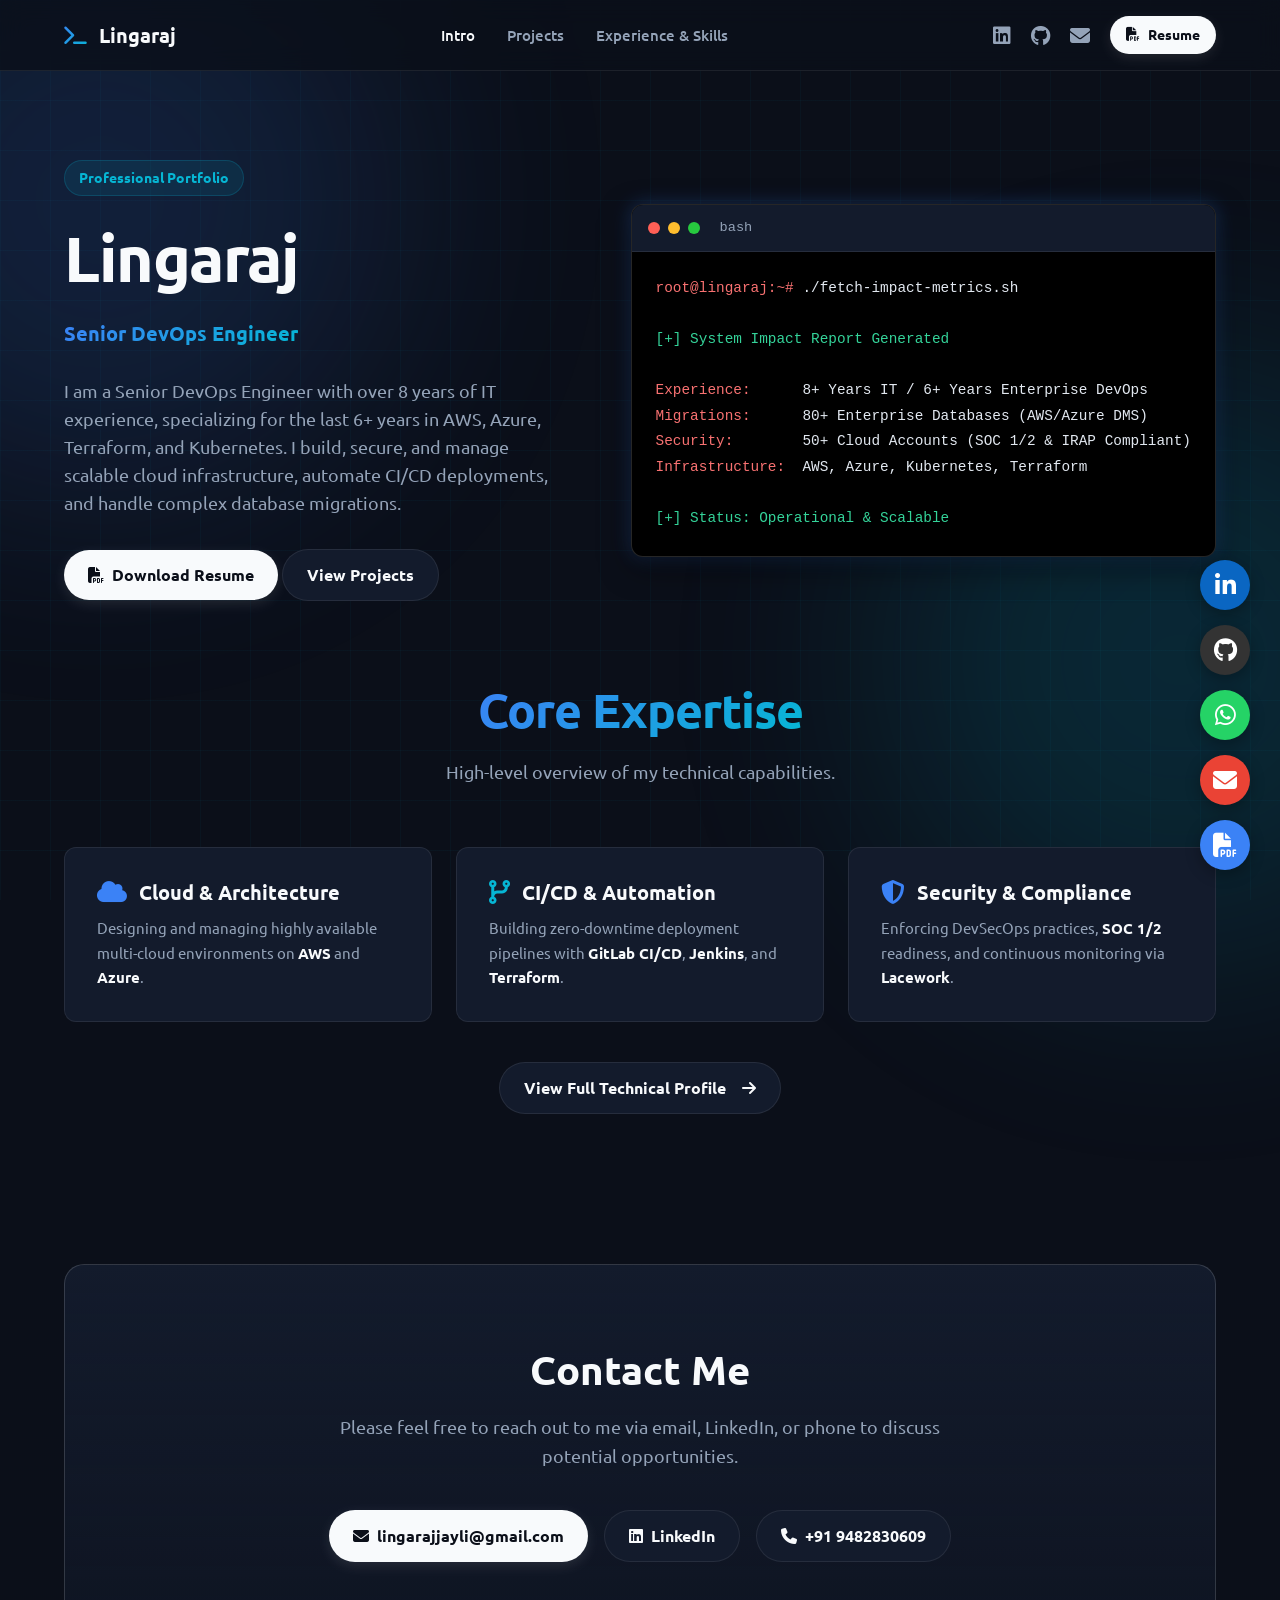
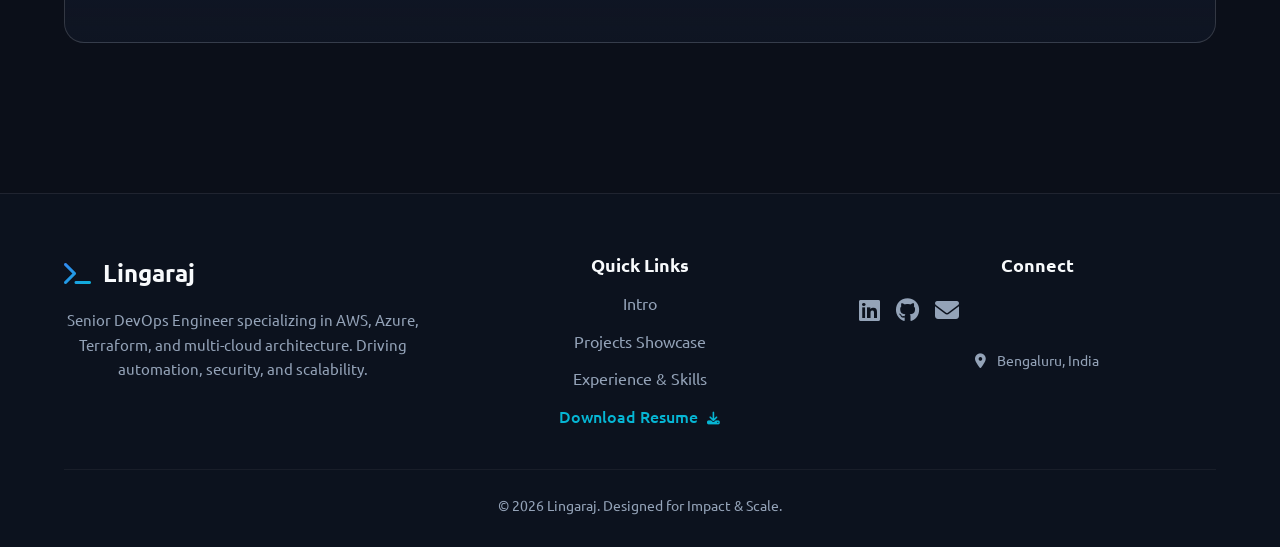
<file: index.html>
<!DOCTYPE html>
<html lang="en">
<head>
    <meta charset="UTF-8">
    <meta name="viewport" content="width=device-width, initial-scale=1.0">
    <meta name="description" content="Lingaraj - Senior DevOps Engineer.">
    <title>Lingaraj | Senior DevOps Engineer</title>
    <!-- Premium Google Fonts -->
    <link rel="preconnect" href="https://fonts.googleapis.com">
    <link rel="preconnect" href="https://fonts.gstatic.com" crossorigin>
    <link href="https://fonts.googleapis.com/css2?family=Ubuntu:wght@400;500;700&family=Ubuntu+Mono:wght@400;700&display=swap" rel="stylesheet">
    <!-- FontAwesome -->
    <link rel="stylesheet" href="https://cdnjs.cloudflare.com/ajax/libs/font-awesome/6.4.0/css/all.min.css">
    <link rel="stylesheet" href="style.css">
</head>
<body>

    <!-- Ambient Glowing Background -->
    <div class="ambient-glow glow-1"></div>
    <div class="ambient-glow glow-2"></div>
    
    <!-- Navigation -->
    <header class="navbar">
        <div class="container nav-wrapper">
            <a href="index.html" class="brand">
                <span class="icon"><i class="fas fa-terminal"></i></span>
                <span class="name">Lingaraj</span>
            </a>
            <nav class="nav-links">
                <a href="index.html" class="active">Intro</a>
                <a href="projects.html">Projects</a>
                <a href="about.html">Experience & Skills</a>
            </nav>
            <div class="nav-cta hide-mobile">
                <a href="https://linkedin.com/in/lingarajjayli" target="_blank" aria-label="LinkedIn" class="social-icon"><i class="fab fa-linkedin"></i></a>
                <a href="https://github.com/lingarajjayli" target="_blank" aria-label="GitHub" class="social-icon"><i class="fab fa-github"></i></a>
                <a href="mailto:lingarajjayli@gmail.com" aria-label="Email" class="social-icon"><i class="fas fa-envelope"></i></a>
                <a href="resume.pdf" download="Lingaraj-DevOps-Resume.pdf" class="btn-primary btn-small">
                    <i class="fas fa-file-pdf"></i> Resume
                </a>
            </div>
            <button class="mobile-menu-toggle"><i class="fas fa-bars"></i></button>
        </div>
    </header>

    <main>
        <!-- Hero Section -->
        <section class="hero section">
            <div class="container hero-container">
                <div class="hero-content">
                    <div class="badge">Professional Portfolio</div>
                    <h1 class="hero-title">Lingaraj</h1>
                    <h2 class="hero-subtitle"><span class="gradient-text">Senior DevOps Engineer</span></h2>
                    <p class="hero-subtitle" style="font-size: 1.1rem; line-height: 1.6;">
                        I am a Senior DevOps Engineer with over 8 years of IT experience, specializing for the last 6+ years in AWS, Azure, Terraform, and Kubernetes. I build, secure, and manage scalable cloud infrastructure, automate CI/CD deployments, and handle complex database migrations.
                    </p>
                    <div class="hero-actions">
                        <a href="resume.pdf" download="Lingaraj-DevOps-Resume.pdf" class="btn-primary">
                            <i class="fas fa-file-pdf"></i> Download Resume
                        </a>
                        <a href="projects.html" class="btn-secondary">
                            View Projects
                        </a>
                    </div>
                </div>
                
                <!-- Code Snippet Visual -->
                <div class="hero-visual reveal delay-1">
                    <div class="code-window">
                        <div class="window-header">
                            <div class="dots"><span class="red"></span><span class="yellow"></span><span class="green"></span></div>
                            <div class="filename">bash</div>
                        </div>
                        <div class="window-body">
<pre><code><span class="keyword">root@lingaraj:~#</span> ./fetch-impact-metrics.sh

<span class="string">[+] System Impact Report Generated</span>

<span class="keyword">Experience:</span>      8+ Years IT / 6+ Years Enterprise DevOps
<span class="keyword">Migrations:</span>      80+ Enterprise Databases (AWS/Azure DMS)
<span class="keyword">Security:</span>        50+ Cloud Accounts (SOC 1/2 & IRAP Compliant)
<span class="keyword">Infrastructure:</span>  AWS, Azure, Kubernetes, Terraform

<span class="string">[+] Status: Operational & Scalable</span>
</code></pre>
                        </div>
                    </div>
                </div>
            </div>
        </section>

        <!-- Core Expertise Summary -->
        <section class="skills section" style="padding-top: 0;">
            <div class="container">
                <div class="section-header reveal">
                    <h2><span class="gradient-text">Core Expertise</span></h2>
                    <p>High-level overview of my technical capabilities.</p>
                </div>
                <div class="skills-grid" style="grid-template-columns: repeat(auto-fit, minmax(300px, 1fr)); gap: 24px; display: grid;">
                    <div class="skill-card reveal">
                        <div class="skill-content" style="padding: 32px;">
                            <div class="skill-header">
                                <i class="fas fa-cloud" style="color: var(--accent-blue); font-size: 1.5rem; margin-right: 12px;"></i>
                                <h3>Cloud & Architecture</h3>
                            </div>
                            <p>Designing and managing highly available multi-cloud environments on <strong>AWS</strong> and <strong>Azure</strong>.</p>
                        </div>
                    </div>
                    <div class="skill-card reveal delay-1">
                        <div class="skill-content" style="padding: 32px;">
                            <div class="skill-header">
                                <i class="fas fa-code-branch" style="color: var(--accent-cyan); font-size: 1.5rem; margin-right: 12px;"></i>
                                <h3>CI/CD & Automation</h3>
                            </div>
                            <p>Building zero-downtime deployment pipelines with <strong>GitLab CI/CD</strong>, <strong>Jenkins</strong>, and <strong>Terraform</strong>.</p>
                        </div>
                    </div>
                    <div class="skill-card reveal">
                        <div class="skill-content" style="padding: 32px;">
                            <div class="skill-header">
                                <i class="fas fa-shield-alt" style="color: var(--accent-blue); font-size: 1.5rem; margin-right: 12px;"></i>
                                <h3>Security & Compliance</h3>
                            </div>
                            <p>Enforcing DevSecOps practices, <strong>SOC 1/2</strong> readiness, and continuous monitoring via <strong>Lacework</strong>.</p>
                        </div>
                    </div>
                </div>
                <div style="text-align: center; margin-top: 40px;" class="reveal">
                    <a href="about.html" class="btn-secondary">View Full Technical Profile <i class="fas fa-arrow-right" style="margin-left: 8px;"></i></a>
                </div>
            </div>
        </section>

        <!-- Call to Action -->
        <section class="cta-section section" style="padding-top: 50px;">
            <div class="container">
                <div class="cta-box reveal">
                    <h2>Contact Me</h2>
                    <p>Please feel free to reach out to me via email, LinkedIn, or phone to discuss potential opportunities.</p>
                    <div class="cta-links">
                        <a href="mailto:lingarajjayli@gmail.com" class="btn-primary"><i class="fas fa-envelope"></i> lingarajjayli@gmail.com</a>
                        <a href="https://linkedin.com/in/lingarajjayli" target="_blank" class="btn-secondary"><i class="fab fa-linkedin"></i> LinkedIn</a>
                        <a href="tel:+919482830609" class="btn-secondary"><i class="fas fa-phone"></i> +91 9482830609</a>
                    </div>
                </div>
            </div>
        </section>

        <!-- Floating Actions -->
        <div class="floating-actions">
            <a href="https://linkedin.com/in/lingarajjayli" target="_blank" class="fab-btn linkedin" aria-label="LinkedIn">
                <i class="fab fa-linkedin-in"></i>
            </a>
            <a href="https://github.com/lingarajjayli" target="_blank" class="fab-btn github" aria-label="GitHub Profile">
                <i class="fab fa-github"></i>
            </a>
            <a href="https://wa.me/919482830609" target="_blank" class="fab-btn whatsapp" aria-label="WhatsApp">
                <i class="fab fa-whatsapp"></i>
            </a>
            <a href="mailto:lingarajjayli@gmail.com" class="fab-btn email" aria-label="Email">
                <i class="fas fa-envelope"></i>
            </a>
            <a href="resume.pdf" download="Lingaraj-DevOps-Resume.pdf" class="fab-btn resume" aria-label="Download Resume">
                <i class="fas fa-file-pdf"></i>
            </a>
        </div>

    </main>

    <footer style="border-top: 1px solid var(--border-subtle); padding: 60px 0 30px; margin-top: 50px; background: rgba(19, 27, 44, 0.3);">
        <div class="container">
            <div style="display: grid; grid-template-columns: repeat(auto-fit, minmax(250px, 1fr)); gap: 40px; margin-bottom: 40px;">
                <div>
                    <div class="brand" style="font-size: 1.5rem; margin-bottom: 16px; display: flex; align-items: center; gap: 12px; color: #F8FAFC; font-weight: 700;">
                        <span class="icon" style="background: linear-gradient(135deg, #3B82F6 0%, #06B6D4 100%); -webkit-background-clip: text; -webkit-text-fill-color: transparent;"><i class="fas fa-terminal"></i></span> Lingaraj
                    </div>
                    <p style="font-size: 0.95rem; color: #94A3B8;">Senior DevOps Engineer specializing in AWS, Azure, Terraform, and multi-cloud architecture. Driving automation, security, and scalability.</p>
                </div>
                <div>
                    <h4 style="margin-bottom: 16px; color: #F8FAFC; font-size: 1.1rem;">Quick Links</h4>
                    <div style="display: flex; flex-direction: column; gap: 12px;">
                        <a href="index.html" style="color: #94A3B8; text-decoration: none; transition: color 0.2s;">Intro</a>
                        <a href="projects.html" style="color: #94A3B8; text-decoration: none; transition: color 0.2s;">Projects Showcase</a>
                        <a href="about.html" style="color: #94A3B8; text-decoration: none; transition: color 0.2s;">Experience & Skills</a>
                        <a href="resume.pdf" download="Lingaraj-DevOps-Resume.pdf" style="color: #06B6D4; text-decoration: none; font-weight: 500;">Download Resume <i class="fas fa-download" style="margin-left: 5px; font-size: 0.8rem;"></i></a>
                    </div>
                </div>
                <div>
                    <h4 style="margin-bottom: 16px; color: #F8FAFC; font-size: 1.1rem;">Connect</h4>
                    <div style="display: flex; gap: 16px; margin-bottom: 20px;">
                        <a href="https://linkedin.com/in/lingarajjayli" target="_blank" aria-label="LinkedIn" style="color: #94A3B8; font-size: 1.5rem; transition: color 0.2s;"><i class="fab fa-linkedin"></i></a>
                        <a href="https://github.com/lingarajjayli" target="_blank" aria-label="GitHub" style="color: #94A3B8; font-size: 1.5rem; transition: color 0.2s;"><i class="fab fa-github"></i></a>
                        <a href="mailto:lingarajjayli@gmail.com" aria-label="Email" style="color: #94A3B8; font-size: 1.5rem; transition: color 0.2s;"><i class="fas fa-envelope"></i></a>
                    </div>
                    <p style="font-size: 0.9rem; color: #94A3B8;"><i class="fas fa-map-marker-alt" style="margin-right: 8px;"></i> Bengaluru, India</p>
                </div>
            </div>
            <div style="text-align: center; border-top: 1px solid rgba(255,255,255,0.05); padding-top: 24px;">
                <p style="font-size: 0.9rem; margin: 0; color: #94A3B8;">&copy; 2026 Lingaraj. Designed for Impact & Scale.</p>
            </div>
        </div>
    </footer>

    <script src="script.js"></script>
</body>
</html>
</file>
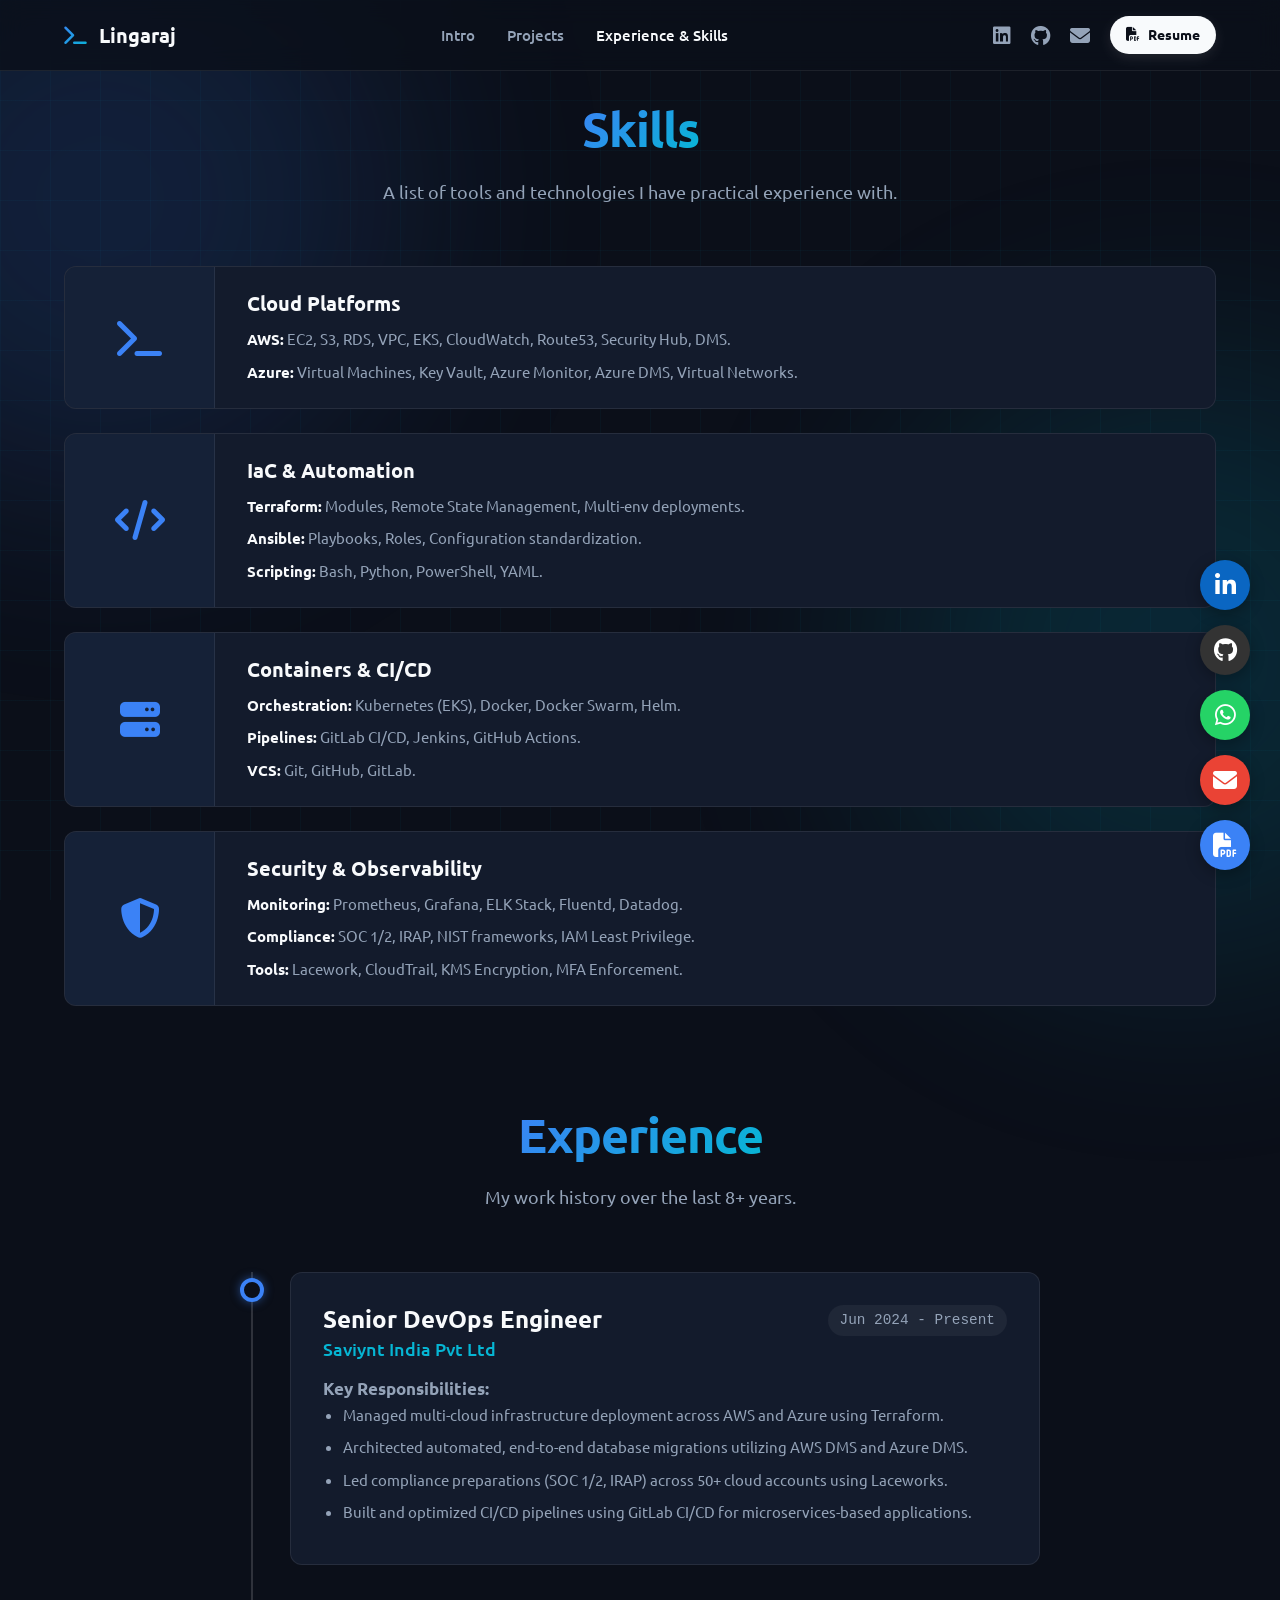
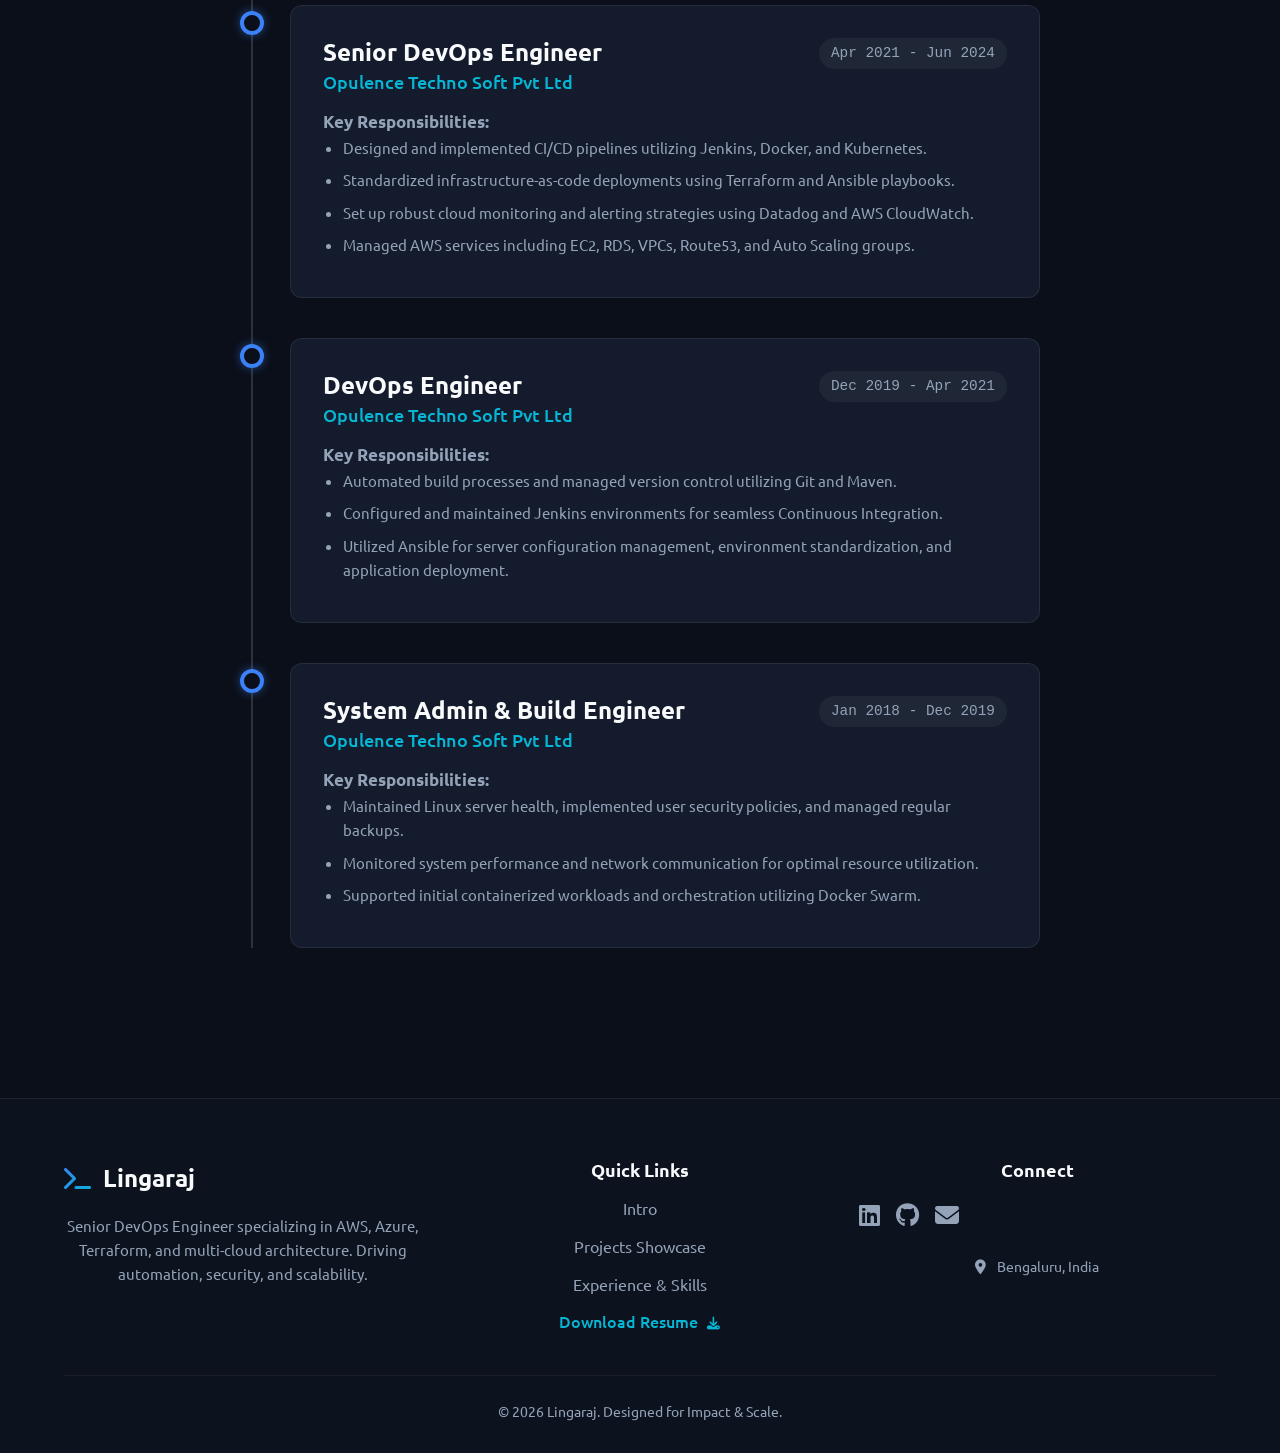
<file: about.html>
<!DOCTYPE html>
<html lang="en">
<head>
    <meta charset="UTF-8">
    <meta name="viewport" content="width=device-width, initial-scale=1.0">
    <meta name="description" content="Lingaraj - Experience and Skills.">
    <title>Experience & Skills | Lingaraj DevOps</title>
    <!-- Premium Google Fonts -->
    <link rel="preconnect" href="https://fonts.googleapis.com">
    <link rel="preconnect" href="https://fonts.gstatic.com" crossorigin>
    <link href="https://fonts.googleapis.com/css2?family=Ubuntu:wght@400;500;700&family=Ubuntu+Mono:wght@400;700&display=swap" rel="stylesheet">
    <!-- FontAwesome -->
    <link rel="stylesheet" href="https://cdnjs.cloudflare.com/ajax/libs/font-awesome/6.4.0/css/all.min.css">
    <link rel="stylesheet" href="style.css">
</head>
<body>

    <!-- Ambient Glowing Background -->
    <div class="ambient-glow glow-1"></div>
    <div class="ambient-glow glow-2"></div>
    
    <!-- Navigation -->
    <header class="navbar">
        <div class="container nav-wrapper">
            <a href="index.html" class="brand">
                <span class="icon"><i class="fas fa-terminal"></i></span>
                <span class="name">Lingaraj</span>
            </a>
            <nav class="nav-links">
                <a href="index.html">Intro</a>
                <a href="projects.html">Projects</a>
                <a href="about.html" class="active">Experience & Skills</a>
            </nav>
            <div class="nav-cta hide-mobile">
                <a href="https://linkedin.com/in/lingarajjayli" target="_blank" aria-label="LinkedIn" class="social-icon"><i class="fab fa-linkedin"></i></a>
                <a href="https://github.com/lingarajjayli" target="_blank" aria-label="GitHub" class="social-icon"><i class="fab fa-github"></i></a>
                <a href="mailto:lingarajjayli@gmail.com" aria-label="Email" class="social-icon"><i class="fas fa-envelope"></i></a>
                <a href="resume.pdf" download="Lingaraj-DevOps-Resume.pdf" class="btn-primary btn-small">
                    <i class="fas fa-file-pdf"></i> Resume
                </a>
            </div>
            <button class="mobile-menu-toggle"><i class="fas fa-bars"></i></button>
        </div>
    </header>

    <main class="page-content">

        <!-- Detailed Skills Section -->
        <section class="skills section">
            <div class="container">
                <div class="section-header reveal page-header">
                    <h2><span class="gradient-text">Skills</span></h2>
                    <p>A list of tools and technologies I have practical experience with.</p>
                </div>

                <div class="skills-grid">
                    
                    <div class="skill-card reveal">
                        <div class="skill-icon-side"><i class="fas fa-terminal"></i></div>
                        <div class="skill-content">
                            <div class="skill-header">
                                <h3>Cloud Platforms</h3>
                            </div>
                            <div class="skill-details">
                                <p><strong>AWS:</strong> EC2, S3, RDS, VPC, EKS, CloudWatch, Route53, Security Hub, DMS.</p>
                                <p><strong>Azure:</strong> Virtual Machines, Key Vault, Azure Monitor, Azure DMS, Virtual Networks.</p>
                            </div>
                        </div>
                    </div>

                    <div class="skill-card reveal delay-1">
                        <div class="skill-icon-side"><i class="fas fa-code"></i></div>
                        <div class="skill-content">
                            <div class="skill-header">
                                <h3>IaC & Automation</h3>
                            </div>
                            <div class="skill-details">
                                <p><strong>Terraform:</strong> Modules, Remote State Management, Multi-env deployments.</p>
                                <p><strong>Ansible:</strong> Playbooks, Roles, Configuration standardization.</p>
                                <p><strong>Scripting:</strong> Bash, Python, PowerShell, YAML.</p>
                            </div>
                        </div>
                    </div>

                    <div class="skill-card reveal">
                        <div class="skill-icon-side"><i class="fas fa-server"></i></div>
                        <div class="skill-content">
                            <div class="skill-header">
                                <h3>Containers & CI/CD</h3>
                            </div>
                            <div class="skill-details">
                                <p><strong>Orchestration:</strong> Kubernetes (EKS), Docker, Docker Swarm, Helm.</p>
                                <p><strong>Pipelines:</strong> GitLab CI/CD, Jenkins, GitHub Actions.</p>
                                <p><strong>VCS:</strong> Git, GitHub, GitLab.</p>
                            </div>
                        </div>
                    </div>

                    <div class="skill-card reveal delay-1">
                        <div class="skill-icon-side"><i class="fas fa-shield-alt"></i></div>
                        <div class="skill-content">
                            <div class="skill-header">
                                <h3>Security & Observability</h3>
                            </div>
                            <div class="skill-details">
                                <p><strong>Monitoring:</strong> Prometheus, Grafana, ELK Stack, Fluentd, Datadog.</p>
                                <p><strong>Compliance:</strong> SOC 1/2, IRAP, NIST frameworks, IAM Least Privilege.</p>
                                <p><strong>Tools:</strong> Lacework, CloudTrail, KMS Encryption, MFA Enforcement.</p>
                            </div>
                        </div>
                    </div>

                </div>
            </div>
        </section>

        <!-- Experience Timeline -->
        <section class="experience section" style="padding-top: 0;">
            <div class="container">
                <div class="section-header reveal">
                    <h2><span class="gradient-text">Experience</span></h2>
                    <p>My work history over the last 8+ years.</p>
                </div>

                <div class="timeline">
                    
                    <div class="timeline-item reveal">
                        <div class="timeline-marker"></div>
                        <div class="timeline-content">
                            <div class="timeline-header">
                                <div>
                                    <h3>Senior DevOps Engineer</h3>
                                    <h4>Saviynt India Pvt Ltd</h4>
                                </div>
                                <span class="date">Jun 2024 - Present</span>
                            </div>
                            <p><strong>Key Responsibilities:</strong></p>
                            <ul style="color: var(--text-muted); padding-left: 20px; font-size: 0.95rem; line-height: 1.6;">
                                <li style="margin-bottom: 8px;">Managed multi-cloud infrastructure deployment across AWS and Azure using Terraform.</li>
                                <li style="margin-bottom: 8px;">Architected automated, end-to-end database migrations utilizing AWS DMS and Azure DMS.</li>
                                <li style="margin-bottom: 8px;">Led compliance preparations (SOC 1/2, IRAP) across 50+ cloud accounts using Laceworks.</li>
                                <li style="margin-bottom: 8px;">Built and optimized CI/CD pipelines using GitLab CI/CD for microservices-based applications.</li>
                            </ul>
                        </div>
                    </div>

                    <div class="timeline-item reveal">
                        <div class="timeline-marker"></div>
                        <div class="timeline-content">
                            <div class="timeline-header">
                                <div>
                                    <h3>Senior DevOps Engineer</h3>
                                    <h4>Opulence Techno Soft Pvt Ltd</h4>
                                </div>
                                <span class="date">Apr 2021 - Jun 2024</span>
                            </div>
                            <p><strong>Key Responsibilities:</strong></p>
                            <ul style="color: var(--text-muted); padding-left: 20px; font-size: 0.95rem; line-height: 1.6;">
                                <li style="margin-bottom: 8px;">Designed and implemented CI/CD pipelines utilizing Jenkins, Docker, and Kubernetes.</li>
                                <li style="margin-bottom: 8px;">Standardized infrastructure-as-code deployments using Terraform and Ansible playbooks.</li>
                                <li style="margin-bottom: 8px;">Set up robust cloud monitoring and alerting strategies using Datadog and AWS CloudWatch.</li>
                                <li style="margin-bottom: 8px;">Managed AWS services including EC2, RDS, VPCs, Route53, and Auto Scaling groups.</li>
                            </ul>
                        </div>
                    </div>

                    <div class="timeline-item reveal">
                        <div class="timeline-marker"></div>
                        <div class="timeline-content">
                            <div class="timeline-header">
                                <div>
                                    <h3>DevOps Engineer</h3>
                                    <h4>Opulence Techno Soft Pvt Ltd</h4>
                                </div>
                                <span class="date">Dec 2019 - Apr 2021</span>
                            </div>
                            <p><strong>Key Responsibilities:</strong></p>
                            <ul style="color: var(--text-muted); padding-left: 20px; font-size: 0.95rem; line-height: 1.6;">
                                <li style="margin-bottom: 8px;">Automated build processes and managed version control utilizing Git and Maven.</li>
                                <li style="margin-bottom: 8px;">Configured and maintained Jenkins environments for seamless Continuous Integration.</li>
                                <li style="margin-bottom: 8px;">Utilized Ansible for server configuration management, environment standardization, and application deployment.</li>
                            </ul>
                        </div>
                    </div>

                    <div class="timeline-item reveal">
                        <div class="timeline-marker"></div>
                        <div class="timeline-content">
                            <div class="timeline-header">
                                <div>
                                    <h3>System Admin & Build Engineer</h3>
                                    <h4>Opulence Techno Soft Pvt Ltd</h4>
                                </div>
                                <span class="date">Jan 2018 - Dec 2019</span>
                            </div>
                            <p><strong>Key Responsibilities:</strong></p>
                            <ul style="color: var(--text-muted); padding-left: 20px; font-size: 0.95rem; line-height: 1.6;">
                                <li style="margin-bottom: 8px;">Maintained Linux server health, implemented user security policies, and managed regular backups.</li>
                                <li style="margin-bottom: 8px;">Monitored system performance and network communication for optimal resource utilization.</li>
                                <li style="margin-bottom: 8px;">Supported initial containerized workloads and orchestration utilizing Docker Swarm.</li>
                            </ul>
                        </div>
                    </div>

                </div>
            </div>
        </section>

        <!-- Floating Actions -->
        <div class="floating-actions">
            <a href="https://linkedin.com/in/lingarajjayli" target="_blank" class="fab-btn linkedin" aria-label="LinkedIn">
                <i class="fab fa-linkedin-in"></i>
            </a>
            <a href="https://github.com/lingarajjayli" target="_blank" class="fab-btn github" aria-label="GitHub Profile">
                <i class="fab fa-github"></i>
            </a>
            <a href="https://wa.me/919482830609" target="_blank" class="fab-btn whatsapp" aria-label="WhatsApp">
                <i class="fab fa-whatsapp"></i>
            </a>
            <a href="mailto:lingarajjayli@gmail.com" class="fab-btn email" aria-label="Email">
                <i class="fas fa-envelope"></i>
            </a>
            <a href="resume.pdf" download="Lingaraj-DevOps-Resume.pdf" class="fab-btn resume" aria-label="Download Resume">
                <i class="fas fa-file-pdf"></i>
            </a>
        </div>

    </main>

    <footer style="border-top: 1px solid var(--border-subtle); padding: 60px 0 30px; margin-top: 50px; background: rgba(19, 27, 44, 0.3);">
        <div class="container">
            <div style="display: grid; grid-template-columns: repeat(auto-fit, minmax(250px, 1fr)); gap: 40px; margin-bottom: 40px;">
                <div>
                    <div class="brand" style="font-size: 1.5rem; margin-bottom: 16px; display: flex; align-items: center; gap: 12px; color: #F8FAFC; font-weight: 700;">
                        <span class="icon" style="background: linear-gradient(135deg, #3B82F6 0%, #06B6D4 100%); -webkit-background-clip: text; -webkit-text-fill-color: transparent;"><i class="fas fa-terminal"></i></span> Lingaraj
                    </div>
                    <p style="font-size: 0.95rem; color: #94A3B8;">Senior DevOps Engineer specializing in AWS, Azure, Terraform, and multi-cloud architecture. Driving automation, security, and scalability.</p>
                </div>
                <div>
                    <h4 style="margin-bottom: 16px; color: #F8FAFC; font-size: 1.1rem;">Quick Links</h4>
                    <div style="display: flex; flex-direction: column; gap: 12px;">
                        <a href="index.html" style="color: #94A3B8; text-decoration: none; transition: color 0.2s;">Intro</a>
                        <a href="projects.html" style="color: #94A3B8; text-decoration: none; transition: color 0.2s;">Projects Showcase</a>
                        <a href="about.html" style="color: #94A3B8; text-decoration: none; transition: color 0.2s;">Experience & Skills</a>
                        <a href="resume.pdf" download="Lingaraj-DevOps-Resume.pdf" style="color: #06B6D4; text-decoration: none; font-weight: 500;">Download Resume <i class="fas fa-download" style="margin-left: 5px; font-size: 0.8rem;"></i></a>
                    </div>
                </div>
                <div>
                    <h4 style="margin-bottom: 16px; color: #F8FAFC; font-size: 1.1rem;">Connect</h4>
                    <div style="display: flex; gap: 16px; margin-bottom: 20px;">
                        <a href="https://linkedin.com/in/lingarajjayli" target="_blank" aria-label="LinkedIn" style="color: #94A3B8; font-size: 1.5rem; transition: color 0.2s;"><i class="fab fa-linkedin"></i></a>
                        <a href="https://github.com/lingarajjayli" target="_blank" aria-label="GitHub" style="color: #94A3B8; font-size: 1.5rem; transition: color 0.2s;"><i class="fab fa-github"></i></a>
                        <a href="mailto:lingarajjayli@gmail.com" aria-label="Email" style="color: #94A3B8; font-size: 1.5rem; transition: color 0.2s;"><i class="fas fa-envelope"></i></a>
                    </div>
                    <p style="font-size: 0.9rem; color: #94A3B8;"><i class="fas fa-map-marker-alt" style="margin-right: 8px;"></i> Bengaluru, India</p>
                </div>
            </div>
            <div style="text-align: center; border-top: 1px solid rgba(255,255,255,0.05); padding-top: 24px;">
                <p style="font-size: 0.9rem; margin: 0; color: #94A3B8;">&copy; 2026 Lingaraj. Designed for Impact & Scale.</p>
            </div>
        </div>
    </footer>

    <script src="script.js"></script>
</body>
</html>
</file>
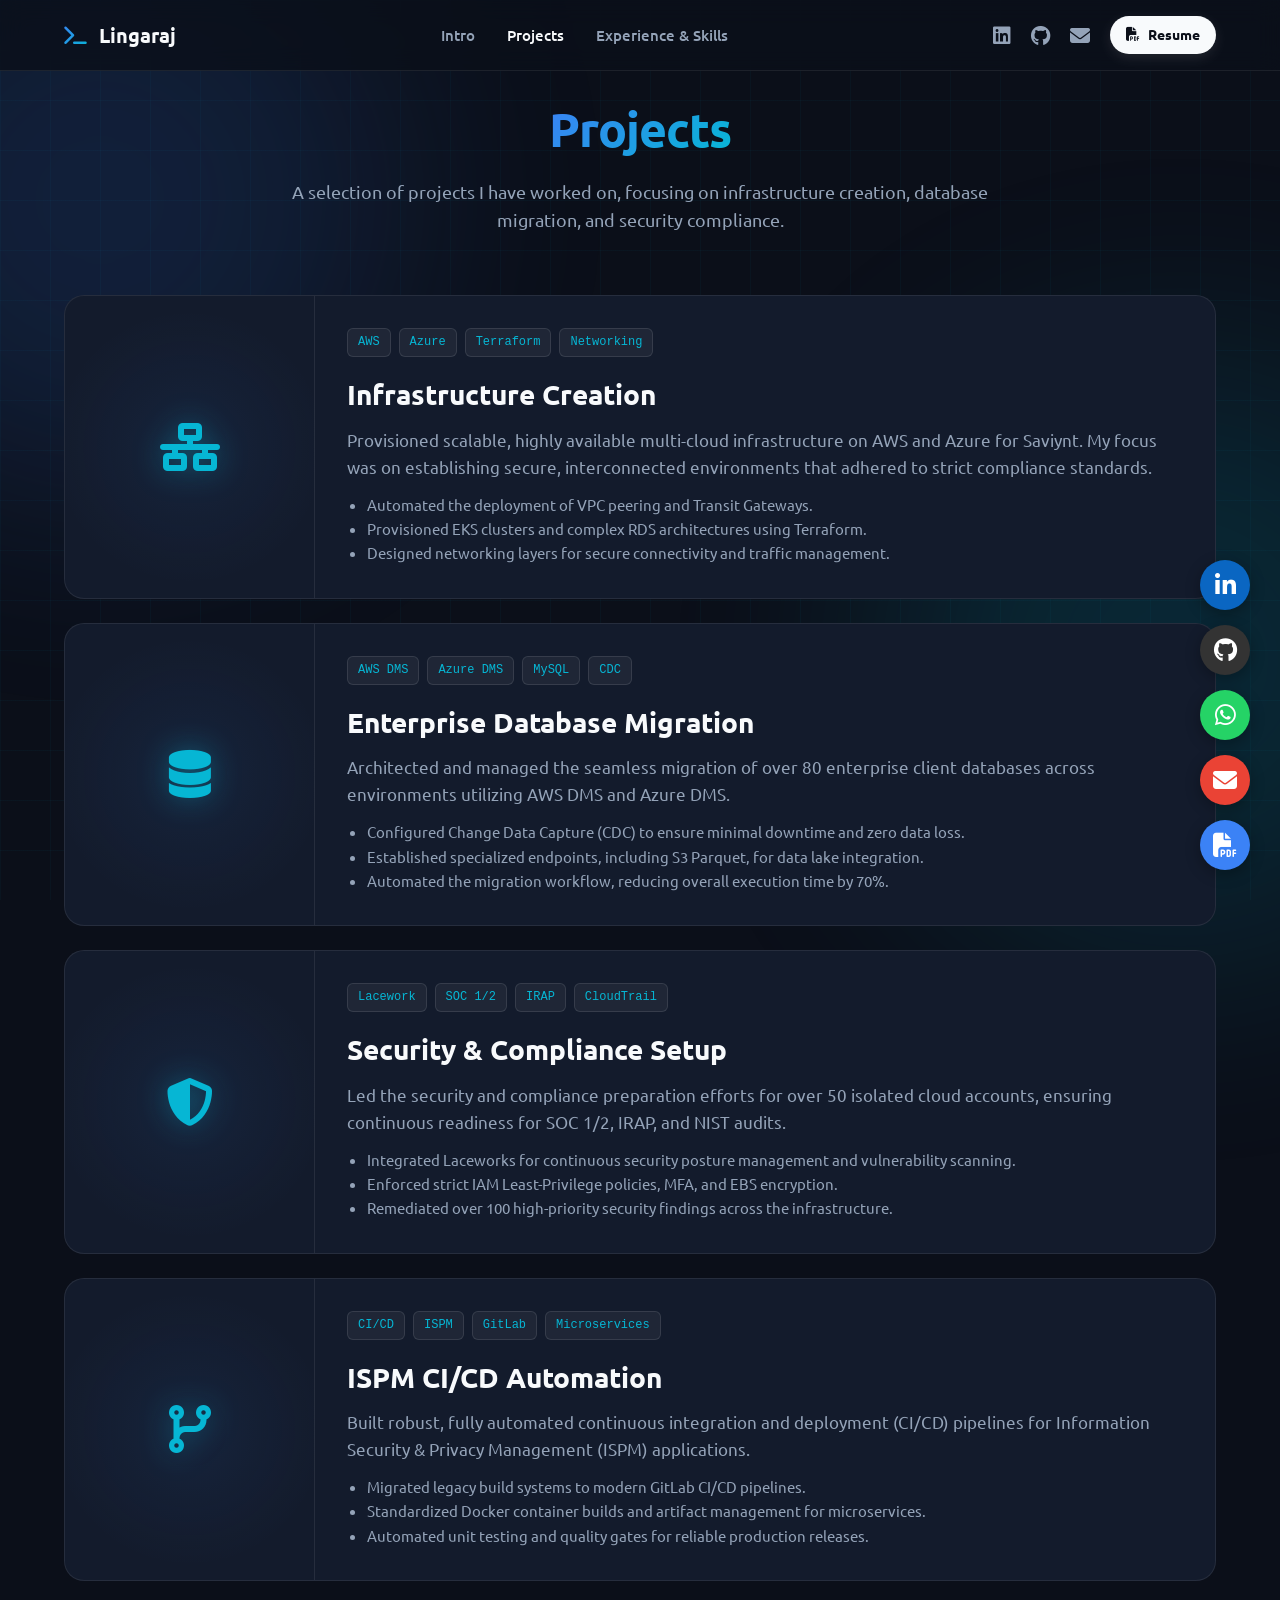
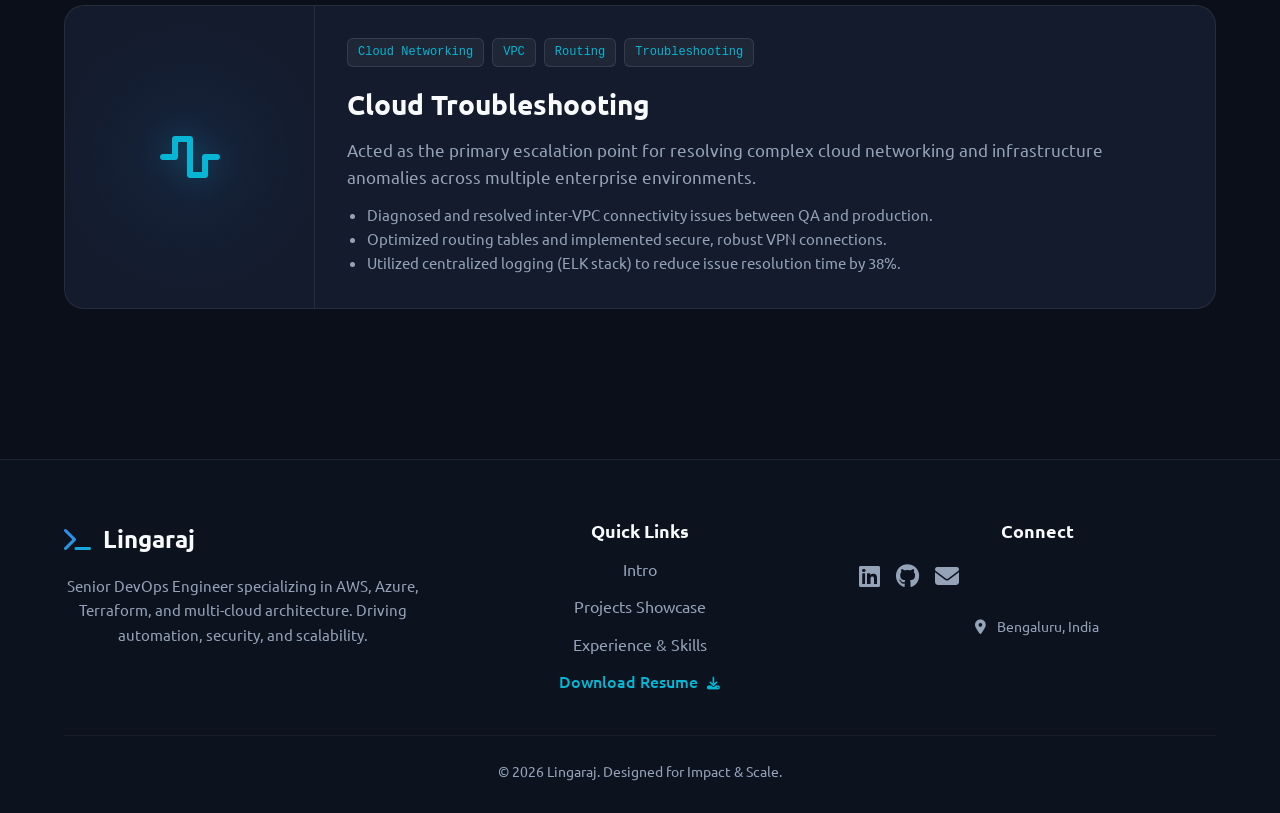
<file: projects.html>
<!DOCTYPE html>
<html lang="en">
<head>
    <meta charset="UTF-8">
    <meta name="viewport" content="width=device-width, initial-scale=1.0">
    <meta name="description" content="Lingaraj - Senior DevOps Engineer Projects.">
    <title>Projects | Lingaraj DevOps</title>
    <!-- Premium Google Fonts -->
    <link rel="preconnect" href="https://fonts.googleapis.com">
    <link rel="preconnect" href="https://fonts.gstatic.com" crossorigin>
    <link href="https://fonts.googleapis.com/css2?family=Ubuntu:wght@400;500;700&family=Ubuntu+Mono:wght@400;700&display=swap" rel="stylesheet">
    <!-- FontAwesome -->
    <link rel="stylesheet" href="https://cdnjs.cloudflare.com/ajax/libs/font-awesome/6.4.0/css/all.min.css">
    <link rel="stylesheet" href="style.css">
</head>
<body>

    <!-- Ambient Glowing Background -->
    <div class="ambient-glow glow-1"></div>
    <div class="ambient-glow glow-2"></div>
    
    <!-- Navigation -->
    <header class="navbar">
        <div class="container nav-wrapper">
            <a href="index.html" class="brand">
                <span class="icon"><i class="fas fa-terminal"></i></span>
                <span class="name">Lingaraj</span>
            </a>
            <nav class="nav-links">
                <a href="index.html">Intro</a>
                <a href="projects.html" class="active">Projects</a>
                <a href="about.html">Experience & Skills</a>
            </nav>
            <div class="nav-cta hide-mobile">
                <a href="https://linkedin.com/in/lingarajjayli" target="_blank" aria-label="LinkedIn" class="social-icon"><i class="fab fa-linkedin"></i></a>
                <a href="https://github.com/lingarajjayli" target="_blank" aria-label="GitHub" class="social-icon"><i class="fab fa-github"></i></a>
                <a href="mailto:lingarajjayli@gmail.com" aria-label="Email" class="social-icon"><i class="fas fa-envelope"></i></a>
                <a href="resume.pdf" download="Lingaraj-DevOps-Resume.pdf" class="btn-primary btn-small">
                    <i class="fas fa-file-pdf"></i> Resume
                </a>
            </div>
            <button class="mobile-menu-toggle"><i class="fas fa-bars"></i></button>
        </div>
    </header>

    <main class="page-content">
        <!-- Featured Projects Section -->
        <section class="projects section">
            <div class="container">
                <div class="section-header reveal page-header">
                    <h2><span class="gradient-text">Projects</span></h2>
                    <p>A selection of projects I have worked on, focusing on infrastructure creation, database migration, and security compliance.</p>
                </div>

                <div class="projects-grid">
                    
                    <!-- Project 1: Infra Creation -->
                    <article class="project-card reveal">
                        <div class="project-visual glyph-bg">
                            <div class="grid-pattern"></div>
                            <i class="fas fa-network-wired display-icon"></i>
                        </div>
                        <div class="project-content">
                            <div class="project-header-collapsed">
                                <div class="tags">
                                    <span>AWS</span><span>Azure</span><span>Terraform</span><span>Networking</span>
                                </div>
                                <h3>Infrastructure Creation</h3>
                            </div>
                            <div class="project-details">
                                <p style="margin-bottom: 12px;">Provisioned scalable, highly available multi-cloud infrastructure on AWS and Azure for Saviynt. My focus was on establishing secure, interconnected environments that adhered to strict compliance standards.</p>
                                <ul style="color: var(--text-muted); padding-left: 20px; font-size: 0.95rem; line-height: 1.6;">
                                    <li>Automated the deployment of VPC peering and Transit Gateways.</li>
                                    <li>Provisioned EKS clusters and complex RDS architectures using Terraform.</li>
                                    <li>Designed networking layers for secure connectivity and traffic management.</li>
                                </ul>
                            </div>
                        </div>
                    </article>

                    <!-- Project 2: DMS Migration -->
                    <article class="project-card reveal delay-1">
                        <div class="project-visual glyph-bg">
                            <div class="data-pattern"></div>
                            <i class="fas fa-database display-icon"></i>
                        </div>
                        <div class="project-content">
                            <div class="project-header-collapsed">
                                <div class="tags">
                                    <span>AWS DMS</span><span>Azure DMS</span><span>MySQL</span><span>CDC</span>
                                </div>
                                <h3>Enterprise Database Migration</h3>
                            </div>
                            <div class="project-details">
                                <p style="margin-bottom: 12px;">Architected and managed the seamless migration of over 80 enterprise client databases across environments utilizing AWS DMS and Azure DMS.</p>
                                <ul style="color: var(--text-muted); padding-left: 20px; font-size: 0.95rem; line-height: 1.6;">
                                    <li>Configured Change Data Capture (CDC) to ensure minimal downtime and zero data loss.</li>
                                    <li>Established specialized endpoints, including S3 Parquet, for data lake integration.</li>
                                    <li>Automated the migration workflow, reducing overall execution time by 70%.</li>
                                </ul>
                            </div>
                        </div>
                    </article>

                    <!-- Project 3: Laceworks & SOC2 -->
                    <article class="project-card reveal">
                        <div class="project-visual glyph-bg">
                            <div class="shield-pattern"></div>
                            <i class="fas fa-shield-halved display-icon"></i>
                        </div>
                        <div class="project-content">
                            <div class="project-header-collapsed">
                                <div class="tags">
                                    <span>Lacework</span><span>SOC 1/2</span><span>IRAP</span><span>CloudTrail</span>
                                </div>
                                <h3>Security & Compliance Setup</h3>
                            </div>
                            <div class="project-details">
                                <p style="margin-bottom: 12px;">Led the security and compliance preparation efforts for over 50 isolated cloud accounts, ensuring continuous readiness for SOC 1/2, IRAP, and NIST audits.</p>
                                <ul style="color: var(--text-muted); padding-left: 20px; font-size: 0.95rem; line-height: 1.6;">
                                    <li>Integrated Laceworks for continuous security posture management and vulnerability scanning.</li>
                                    <li>Enforced strict IAM Least-Privilege policies, MFA, and EBS encryption.</li>
                                    <li>Remediated over 100 high-priority security findings across the infrastructure.</li>
                                </ul>
                            </div>
                        </div>
                    </article>

                    <!-- Project 4: ISPM -->
                    <article class="project-card reveal delay-1">
                        <div class="project-visual glyph-bg">
                            <div class="code-pattern"></div>
                            <i class="fas fa-code-branch display-icon"></i>
                        </div>
                        <div class="project-content">
                            <div class="project-header-collapsed">
                                <div class="tags">
                                    <span>CI/CD</span><span>ISPM</span><span>GitLab</span><span>Microservices</span>
                                </div>
                                <h3>ISPM CI/CD Automation</h3>
                            </div>
                            <div class="project-details">
                                <p style="margin-bottom: 12px;">Built robust, fully automated continuous integration and deployment (CI/CD) pipelines for Information Security & Privacy Management (ISPM) applications.</p>
                                <ul style="color: var(--text-muted); padding-left: 20px; font-size: 0.95rem; line-height: 1.6;">
                                    <li>Migrated legacy build systems to modern GitLab CI/CD pipelines.</li>
                                    <li>Standardized Docker container builds and artifact management for microservices.</li>
                                    <li>Automated unit testing and quality gates for reliable production releases.</li>
                                </ul>
                            </div>
                        </div>
                    </article>

                    <!-- Project 5: Troubleshooting -->
                    <article class="project-card reveal full-width">
                        <div class="project-visual glyph-bg">
                            <div class="pulse-pattern"></div>
                            <i class="fas fa-wave-square display-icon"></i>
                        </div>
                        <div class="project-content">
                            <div class="project-header-collapsed">
                                <div class="tags">
                                    <span>Cloud Networking</span><span>VPC</span><span>Routing</span><span>Troubleshooting</span>
                                </div>
                                <h3>Cloud Troubleshooting</h3>
                            </div>
                            <div class="project-details">
                                <p style="margin-bottom: 12px;">Acted as the primary escalation point for resolving complex cloud networking and infrastructure anomalies across multiple enterprise environments.</p>
                                <ul style="color: var(--text-muted); padding-left: 20px; font-size: 0.95rem; line-height: 1.6;">
                                    <li>Diagnosed and resolved inter-VPC connectivity issues between QA and production.</li>
                                    <li>Optimized routing tables and implemented secure, robust VPN connections.</li>
                                    <li>Utilized centralized logging (ELK stack) to reduce issue resolution time by 38%.</li>
                                </ul>
                            </div>
                        </div>
                    </article>

                </div>
            </div>
        </section>

        <!-- Floating Actions -->
        <div class="floating-actions">
            <a href="https://linkedin.com/in/lingarajjayli" target="_blank" class="fab-btn linkedin" aria-label="LinkedIn">
                <i class="fab fa-linkedin-in"></i>
            </a>
            <a href="https://github.com/lingarajjayli" target="_blank" class="fab-btn github" aria-label="GitHub Profile">
                <i class="fab fa-github"></i>
            </a>
            <a href="https://wa.me/919482830609" target="_blank" class="fab-btn whatsapp" aria-label="WhatsApp">
                <i class="fab fa-whatsapp"></i>
            </a>
            <a href="mailto:lingarajjayli@gmail.com" class="fab-btn email" aria-label="Email">
                <i class="fas fa-envelope"></i>
            </a>
            <a href="resume.pdf" download="Lingaraj-DevOps-Resume.pdf" class="fab-btn resume" aria-label="Download Resume">
                <i class="fas fa-file-pdf"></i>
            </a>
        </div>

    </main>

    <footer style="border-top: 1px solid var(--border-subtle); padding: 60px 0 30px; margin-top: 50px; background: rgba(19, 27, 44, 0.3);">
        <div class="container">
            <div style="display: grid; grid-template-columns: repeat(auto-fit, minmax(250px, 1fr)); gap: 40px; margin-bottom: 40px;">
                <div>
                    <div class="brand" style="font-size: 1.5rem; margin-bottom: 16px; display: flex; align-items: center; gap: 12px; color: #F8FAFC; font-weight: 700;">
                        <span class="icon" style="background: linear-gradient(135deg, #3B82F6 0%, #06B6D4 100%); -webkit-background-clip: text; -webkit-text-fill-color: transparent;"><i class="fas fa-terminal"></i></span> Lingaraj
                    </div>
                    <p style="font-size: 0.95rem; color: #94A3B8;">Senior DevOps Engineer specializing in AWS, Azure, Terraform, and multi-cloud architecture. Driving automation, security, and scalability.</p>
                </div>
                <div>
                    <h4 style="margin-bottom: 16px; color: #F8FAFC; font-size: 1.1rem;">Quick Links</h4>
                    <div style="display: flex; flex-direction: column; gap: 12px;">
                        <a href="index.html" style="color: #94A3B8; text-decoration: none; transition: color 0.2s;">Intro</a>
                        <a href="projects.html" style="color: #94A3B8; text-decoration: none; transition: color 0.2s;">Projects Showcase</a>
                        <a href="about.html" style="color: #94A3B8; text-decoration: none; transition: color 0.2s;">Experience & Skills</a>
                        <a href="resume.pdf" download="Lingaraj-DevOps-Resume.pdf" style="color: #06B6D4; text-decoration: none; font-weight: 500;">Download Resume <i class="fas fa-download" style="margin-left: 5px; font-size: 0.8rem;"></i></a>
                    </div>
                </div>
                <div>
                    <h4 style="margin-bottom: 16px; color: #F8FAFC; font-size: 1.1rem;">Connect</h4>
                    <div style="display: flex; gap: 16px; margin-bottom: 20px;">
                        <a href="https://linkedin.com/in/lingarajjayli" target="_blank" aria-label="LinkedIn" style="color: #94A3B8; font-size: 1.5rem; transition: color 0.2s;"><i class="fab fa-linkedin"></i></a>
                        <a href="https://github.com/lingarajjayli" target="_blank" aria-label="GitHub" style="color: #94A3B8; font-size: 1.5rem; transition: color 0.2s;"><i class="fab fa-github"></i></a>
                        <a href="mailto:lingarajjayli@gmail.com" aria-label="Email" style="color: #94A3B8; font-size: 1.5rem; transition: color 0.2s;"><i class="fas fa-envelope"></i></a>
                    </div>
                    <p style="font-size: 0.9rem; color: #94A3B8;"><i class="fas fa-map-marker-alt" style="margin-right: 8px;"></i> Bengaluru, India</p>
                </div>
            </div>
            <div style="text-align: center; border-top: 1px solid rgba(255,255,255,0.05); padding-top: 24px;">
                <p style="font-size: 0.9rem; margin: 0; color: #94A3B8;">&copy; 2026 Lingaraj. Designed for Impact & Scale.</p>
            </div>
        </div>
    </footer>

    <script src="script.js"></script>
</body>
</html>
</file>
<file: style.css>
/* Premium Modern Developer Aesthetic (Vercel/Linear Inspired) */

:root {
    --bg-base: #0B0F19;
    --bg-surface: #131B2C;
    --bg-surface-hover: #1E293B;
    
    --text-main: #F8FAFC;
    --text-muted: #94A3B8;
    
    --accent-blue: #3B82F6;
    --accent-cyan: #06B6D4;
    --accent-gradient: linear-gradient(135deg, #3B82F6 0%, #06B6D4 100%);
    
    --border-subtle: rgba(255, 255, 255, 0.08);
    --border-highlight: rgba(255, 255, 255, 0.15);
    /* Typography */
    --font-sans: 'Ubuntu', -apple-system, BlinkMacSystemFont, "Segoe UI", Roboto, Helvetica, Arial, sans-serif;
    --font-mono: 'Ubuntu Mono', 'SF Mono', Consolas, 'Liberation Mono', Menlo, monospace;
    
    --shadow-soft: 0 10px 30px rgba(0, 0, 0, 0.5);
    --shadow-glow: 0 0 20px rgba(59, 130, 246, 0.3);
    
    --radius-md: 12px;
    --radius-lg: 20px;
}

* {
    margin: 0;
    padding: 0;
    box-sizing: border-box;
}

html {
    scroll-behavior: smooth;
    font-size: 16px;
}

body {
    background-color: var(--bg-base);
    color: var(--text-main);
    font-family: var(--font-sans);
    line-height: 1.6;
    overflow-x: hidden;
    position: relative;
    -webkit-font-smoothing: antialiased;
}

body::after {
    content: '';
    position: fixed;
    top: 0;
    left: 0;
    width: 100vw;
    height: 100vh;
    background-image: 
        linear-gradient(rgba(6, 182, 212, 0.04) 1px, transparent 1px),
        linear-gradient(90deg, rgba(6, 182, 212, 0.04) 1px, transparent 1px);
    background-size: 50px 50px;
    z-index: -2;
    pointer-events: none;
}

/* Ambient Background Glows */
.ambient-glow {
    position: fixed;
    width: 600px;
    height: 600px;
    border-radius: 50%;
    filter: blur(120px);
    z-index: -1;
    opacity: 0.15;
    pointer-events: none;
}
.glow-1 { top: -100px; left: -200px; background: #3B82F6; }
.glow-2 { top: 40%; right: -200px; background: #06B6D4; }

h1, h2, h3, h4 { color: var(--text-main); line-height: 1.2; font-weight: 700; }
p { color: var(--text-muted); font-size: 1.05rem; }
a { text-decoration: none; transition: all 0.2s ease; }

.gradient-text {
    background: var(--accent-gradient);
    -webkit-background-clip: text;
    background-clip: text;
    -webkit-text-fill-color: transparent;
    display: inline-block;
}

.container { max-width: 1200px; margin: 0 auto; padding: 0 24px; }
.section { padding: 100px 0; }
.page-header { margin-top: 120px; margin-bottom: 60px; }
.page-content { min-height: 80vh; }

.section-header { text-align: center; max-width: 700px; margin: 0 auto 60px; }
.section-header h2 { font-size: 3rem; margin-bottom: 20px; letter-spacing: -1px; }
.section-header p { font-size: 1.125rem; }

/* Buttons */
.btn-primary, .btn-secondary, .btn-outline {
    display: inline-flex;
    align-items: center;
    justify-content: center;
    gap: 8px;
    padding: 12px 24px;
    border-radius: 100px;
    font-weight: 600;
    font-size: 1rem;
    transition: all 0.3s ease;
    cursor: pointer;
}
.btn-small { padding: 8px 16px; font-size: 0.85rem; }

.btn-primary {
    background: var(--text-main);
    color: var(--bg-base);
    box-shadow: 0 4px 14px rgba(255, 255, 255, 0.1);
}
.btn-primary:hover { transform: translateY(-2px); box-shadow: 0 6px 20px rgba(255, 255, 255, 0.2); }

.btn-secondary {
    background: var(--bg-surface);
    color: var(--text-main);
    border: 1px solid var(--border-subtle);
}
.btn-secondary:hover { background: var(--bg-surface-hover); border-color: var(--border-highlight); }

/* Navigation */
.navbar {
    position: fixed;
    top: 0;
    width: 100%;
    z-index: 100;
    background: rgba(11, 15, 25, 0.8);
    backdrop-filter: blur(12px);
    border-bottom: 1px solid var(--border-subtle);
    padding: 16px 0;
}
.nav-wrapper { display: flex; justify-content: space-between; align-items: center; }
.brand { display: flex; align-items: center; gap: 12px; color: var(--text-main); font-weight: 700; font-size: 1.25rem; }
.brand .icon {
    background: var(--accent-gradient);
    -webkit-background-clip: text;
    background-clip: text;
    -webkit-text-fill-color: transparent;
}
.nav-links { display: flex; gap: 32px; }
.nav-links a { color: var(--text-muted); font-weight: 500; font-size: 0.95rem; }
.nav-links a:hover, .nav-links a.active { color: var(--text-main); }

.nav-cta { display: flex; align-items: center; gap: 20px; }
.social-icon { color: var(--text-muted); font-size: 1.25rem; transition: all 0.3s ease; }
.social-icon:hover { color: var(--accent-cyan); transform: translateY(-2px); }

.mobile-menu-toggle { display: none; background: none; border: none; color: var(--text-main); font-size: 1.5rem; cursor: pointer; }

/* Hero Section */
.hero { padding-top: 160px; padding-bottom: 80px; }
.hero-container { display: grid; grid-template-columns: 1fr 1fr; gap: 60px; align-items: center; }
.badge { display: inline-block; padding: 6px 14px; background: rgba(6, 182, 212, 0.1); color: var(--accent-cyan); border: 1px solid rgba(6, 182, 212, 0.2); border-radius: 100px; font-size: 0.85rem; font-weight: 600; margin-bottom: 24px; }
.hero-title { font-size: 4rem; letter-spacing: -1.5px; margin-bottom: 24px; }
.hero-subtitle { font-size: 1.25rem; margin-bottom: 32px; max-width: 540px; }
.hero-subtitle strong { color: var(--text-main); font-weight: 600; }
.hero-buttons { display: flex; gap: 16px; margin-bottom: 24px; }

/* Code Window */
.code-window { background: #000; border: 1px solid var(--border-highlight); border-radius: var(--radius-md); overflow: hidden; box-shadow: var(--shadow-soft), var(--shadow-glow); }
.window-header { background: var(--bg-surface); padding: 12px 16px; display: flex; align-items: center; border-bottom: 1px solid var(--border-subtle); }
.dots { display: flex; gap: 8px; }
.dots span { width: 12px; height: 12px; border-radius: 50%; }
.dots .red { background: #FF5F56; }
.dots .yellow { background: #FFBD2E; }
.dots .green { background: #27C93F; }
.filename { margin-left: 20px; color: var(--text-muted); font-family: var(--font-mono); font-size: 0.85rem; }
.window-body { padding: 24px; overflow-x: auto; }
pre { margin: 0; }
code { font-family: var(--font-mono); font-size: 0.9rem; line-height: 1.5; color: #E2E8F0; }
code .keyword { color: #F87171; }
code .string { color: #34D399; }
code .boolean { color: #60A5FA; }
code .comment { color: #64748B; font-style: italic; }

/* Projects & Glyphs */
.projects-grid { display: grid; grid-template-columns: 1fr; gap: 24px; }
.project-card { 
    background: var(--bg-surface); border: 1px solid var(--border-subtle); 
    border-radius: var(--radius-lg); overflow: hidden; transition: all 0.3s ease; 
    display: flex; flex-direction: row; align-items: stretch; cursor: pointer; position: relative;
}
.project-card:hover { border-color: var(--border-highlight); box-shadow: 0 10px 30px rgba(0,0,0,0.4); transform: translateY(-3px); }

/* Glyph Visuals replacing Images */
.glyph-bg { 
    width: 250px; flex-shrink: 0; background: radial-gradient(circle at center, rgba(59, 130, 246, 0.08) 0%, transparent 70%); 
    border-right: 1px solid var(--border-subtle); display: flex; align-items: center; justify-content: center; position: relative; overflow: hidden; 
}
.display-icon { font-size: 3rem; color: var(--accent-cyan); filter: drop-shadow(0 0 15px rgba(6, 182, 212, 0.4)); position: relative; z-index: 2; transition: transform 0.5s ease; }
.project-card:hover .display-icon { transform: scale(1.1); }

.project-content { padding: 32px; flex-grow: 1; display: flex; flex-direction: column; justify-content: center; }

.project-header-collapsed {
    position: relative; padding-right: 60px;
}
.tags { display: flex; flex-wrap: wrap; gap: 8px; margin-bottom: 20px; }
.tags span { background: rgba(255, 255, 255, 0.05); border: 1px solid rgba(255, 255, 255, 0.1); padding: 4px 10px; border-radius: 6px; font-family: var(--font-mono); font-size: 0.75rem; color: var(--accent-cyan); }
.project-card h3 { font-size: 1.75rem; margin-bottom: 0; }
.project-card p { font-size: 1.05rem; }

.project-details {
    opacity: 1; margin-top: 16px;
}

/* Timeline */
.timeline { position: relative; max-width: 800px; margin: 0 auto; }
.timeline::before { content: ''; position: absolute; left: 11px; top: 0; bottom: 0; width: 2px; background: var(--border-highlight); }
.timeline-item { position: relative; padding-left: 50px; margin-bottom: 40px; }
.timeline-item:last-child { margin-bottom: 0; }
.timeline-marker { position: absolute; left: 0; top: 6px; width: 24px; height: 24px; border-radius: 50%; background: var(--bg-base); border: 4px solid var(--accent-blue); box-shadow: 0 0 10px rgba(59, 130, 246, 0.5); }
.timeline-content { background: var(--bg-surface); border: 1px solid var(--border-subtle); padding: 32px; border-radius: var(--radius-md); transition: transform 0.3s ease; }
.timeline-content:hover { border-color: var(--border-highlight); transform: translateX(5px); }
.timeline-header { display: flex; justify-content: space-between; align-items: flex-start; margin-bottom: 16px; flex-wrap: wrap; gap: 12px; }
.timeline-header h3 { font-size: 1.5rem; color: var(--text-main); margin-bottom: 4px; }
.timeline-header h4 { font-size: 1.1rem; color: var(--accent-cyan); font-weight: 500; }
.timeline-header .date { font-family: var(--font-mono); color: var(--text-muted); font-size: 0.9rem; background: rgba(255,255,255,0.05); padding: 4px 12px; border-radius: 100px; }

/* Skills Grid */
.skills-grid { display: grid; grid-template-columns: 1fr; gap: 24px; }
.skill-card { 
    background: var(--bg-surface); border: 1px solid var(--border-subtle); 
    border-radius: var(--radius-md); transition: all 0.3s ease; 
    display: flex; flex-direction: row; align-items: stretch; cursor: pointer; position: relative; overflow: hidden;
}
.skill-card:hover { border-color: var(--border-highlight); background: var(--bg-surface-hover); transform: translateY(-3px); }

.skill-icon-side {
    width: 150px; flex-shrink: 0; 
    background: rgba(59, 130, 246, 0.05); 
    border-right: 1px solid var(--border-subtle); 
    display: flex; align-items: center; justify-content: center; 
    font-size: 2.5rem; color: var(--accent-blue);
}

.skill-content { padding: 24px 32px; flex-grow: 1; display: flex; flex-direction: column; justify-content: center; }
.skill-card h3 { font-size: 1.25rem; margin-bottom: 0; }
.skill-card p { font-size: 0.95rem; margin-bottom: 8px; color: var(--text-muted); }
.skill-card p:last-child { margin-bottom: 0; }
.skill-card strong { color: var(--text-main); font-weight: 600; }

.skill-header {
    position: relative; padding-right: 40px; display: flex; align-items: center; margin-bottom: 12px;
}

.skill-details {
    opacity: 1;
}



/* CTA Box */
.cta-box { background: linear-gradient(180deg, var(--bg-surface) 0%, rgba(19, 27, 44, 0.5) 100%); border: 1px solid var(--border-highlight); border-radius: var(--radius-lg); padding: 80px 40px; text-align: center; }
.cta-box h2 { font-size: 2.5rem; margin-bottom: 20px; }
.cta-box p { font-size: 1.125rem; max-width: 600px; margin: 0 auto 40px; }
.cta-links { display: flex; justify-content: center; gap: 16px; flex-wrap: wrap; }

/* Footer */
footer { border-top: 1px solid var(--border-subtle); padding: 40px 0; text-align: center; }
.footer-content { display: flex; flex-direction: column; align-items: center; gap: 16px; }
.footer-logo { font-size: 1.25rem; font-weight: 700; }
.footer-logo .icon { color: var(--accent-blue); }
footer p { font-size: 0.9rem; }

/* Floating Actions */
.floating-actions {
    position: fixed;
    bottom: 30px;
    right: 30px;
    display: flex;
    flex-direction: column;
    gap: 15px;
    z-index: 1000;
}

.fab-btn {
    width: 50px;
    height: 50px;
    border-radius: 50%;
    display: flex;
    align-items: center;
    justify-content: center;
    font-size: 1.5rem;
    color: #fff;
    box-shadow: 0 4px 15px rgba(0, 0, 0, 0.3);
    transition: all 0.3s cubic-bezier(0.175, 0.885, 0.32, 1.275);
    position: relative;
}

.fab-btn:hover {
    transform: scale(1.1) translateY(-5px);
}

.fab-btn.linkedin { background: #0A66C2; }
.fab-btn.linkedin:hover { box-shadow: 0 8px 20px rgba(10, 102, 194, 0.4); }

.fab-btn.github { background: #333; }
.fab-btn.github:hover { box-shadow: 0 8px 20px rgba(51, 51, 51, 0.4); }

.fab-btn.github-repo { background: #6e5494; }
.fab-btn.github-repo:hover { box-shadow: 0 8px 20px rgba(110, 84, 148, 0.4); }

.fab-btn.whatsapp { background: #25D366; }
.fab-btn.whatsapp:hover { box-shadow: 0 8px 20px rgba(37, 211, 102, 0.4); }

.fab-btn.email { background: #EA4335; }
.fab-btn.email:hover { box-shadow: 0 8px 20px rgba(234, 67, 53, 0.4); }

.fab-btn.resume { background: var(--accent-blue); }
.fab-btn.resume:hover { box-shadow: 0 8px 20px rgba(59, 130, 246, 0.4); }

/* Tooltips for FAB */
.fab-btn::before {
    content: attr(aria-label);
    position: absolute;
    right: 65px;
    background: var(--bg-surface);
    color: var(--text-main);
    padding: 6px 12px;
    border-radius: 6px;
    font-size: 0.85rem;
    font-weight: 500;
    font-family: var(--font-sans);
    white-space: nowrap;
    opacity: 0;
    pointer-events: none;
    transition: opacity 0.2s ease, transform 0.2s ease;
    transform: translateX(10px);
    border: 1px solid var(--border-subtle);
}

.fab-btn:hover::before {
    opacity: 1;
    transform: translateX(0);
}

/* Animations */
.reveal { opacity: 0; transform: translateY(30px); transition: opacity 0.8s ease, transform 0.8s ease; }
.reveal.active { opacity: 1; transform: translateY(0); }
.delay-1 { transition-delay: 0.2s; }

/* Responsive */
@media screen and (max-width: 968px) {
    .hide-mobile { display: none !important; }
    .hero-container { grid-template-columns: 1fr; }
    .hero-title { font-size: 3rem; }
    .nav-links { display: none; }
    .mobile-menu-toggle { display: block; }
    .projects-grid { grid-template-columns: 1fr; }
    .full-width { grid-column: auto; }
    .flex-row { grid-template-columns: 1fr; gap: 24px; }
    .full-width .glyph-bg { height: 240px; }
}

@media screen and (max-width: 768px) {
    .section { padding: 60px 0; }
    .skills-grid { grid-template-columns: 1fr; }
    .timeline-header { flex-direction: column; }
    .timeline-header .date { align-self: flex-start; }
    .hero-buttons, .cta-links { flex-direction: column; }
    .btn-primary, .btn-secondary, .btn-outline { width: 100%; }
}
</file>
